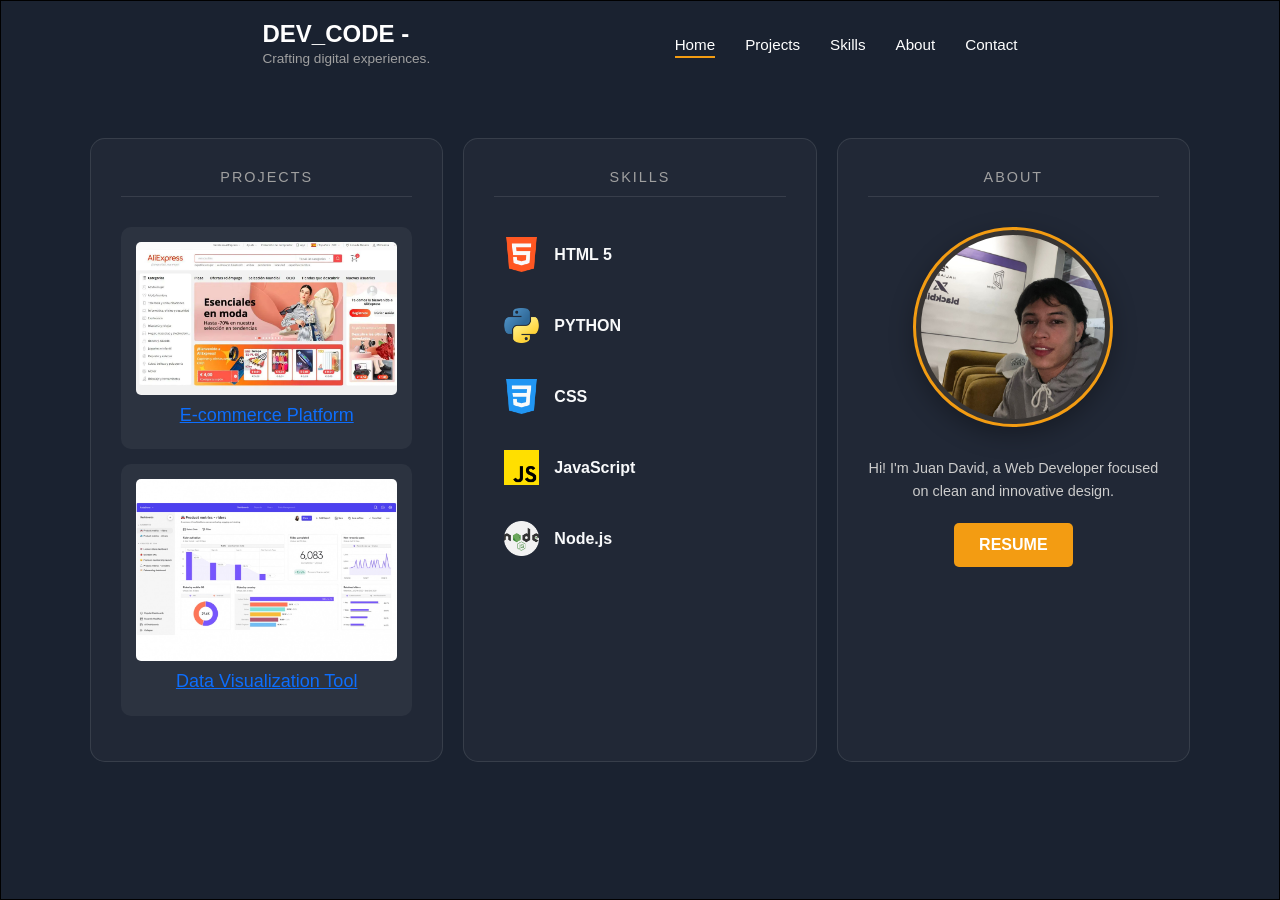
<file: index.html>
<!DOCTYPE html>
<html lang="en">
<head>
    <meta charset="UTF-8">
    <meta name="viewport" content="width=device-width, initial-scale=1.0">
    <title>Document</title>
    <meta name="viewport" content="width=device-width, initial-scale=1.0">
    <link href="https://cdn.jsdelivr.net/npm/bootstrap@5.3.8/dist/css/bootstrap.min.css" rel="stylesheet" integrity="sha384-sRIl4kxILFvY47J16cr9ZwB07vP4J8+LH7qKQnuqkuIAvNWLzeN8tE5YBujZqJLB" crossorigin="anonymous">
    <link rel="stylesheet" href="./css/landy.css">
</head>
<body>
<header class="fixed-top">
    <nav class="navbar-container">
        
        <div class="brand">
            <h1 class="logo">DEV_CODE -</h1>
            <span class="slogan">Crafting digital experiences.</span>
        </div>

        <div class="menu-toggle" id="mobile-menu">
            <span class="bar"></span>
            <span class="bar"></span>
            <span class="bar"></span>
        </div>

        <ul class="nav-links" id="nav-list">
            <li><a href="index.html" class="active">Home</a></li>
            <li><a href="proyect.html">Projects</a></li>
            <li><a href="#">Skills</a></li>
            <li><a href="#">About</a></li>
            <li><a href="contact.html">Contact</a></li>
        </ul>
    </nav>
</header>

<main class="content-wrapper">
    <div class="main-grid">
        
        <section class="card-section">
            <h3 class="section-title">PROJECTS</h3>
            <div class="project-item">
                <div class="img-placeholder">
                    <img src="./img/aliexpress-1024x597.webp" alt="Ecommerce">
                </div>
                <a href="proyect.html"><h5>E-commerce Platform</h5></a>
            </div>
            <div class="project-item">
                <div class="img-placeholder">
                    <img src="./img/final--2023_03_15_05_36_51.jpg" alt="Data Tool">
                </div>
                <a href="proyect.html"><h5>Data Visualization Tool</h5></a>
            </div>
        </section>

        <section class="card-section">
            <h3 class="section-title">SKILLS</h3>
            <ul class="list-unstyled">
                <li class="skill-item d-flex align-items-center mb-3">
                    <img src="./img/html-5.png" alt="HTML5">
                    <span class="text-light">HTML 5</span>
                </li>
                <li class="skill-item d-flex align-items-center mb-3">
                    <img src="./img/piton.png" alt="Python">
                    <span class="text-light">PYTHON</span>
                </li>
                <li class="skill-item d-flex align-items-center mb-3">
                    <img src="./img/css-3.png" alt="CSS">
                    <span class="text-light">CSS</span>
                </li>
                <li class="skill-item d-flex align-items-center mb-3">
                    <img src="./img/js.png" alt="JavaScript">
                    <span class="text-light">JavaScript</span>
                </li>
                <li class="skill-item d-flex align-items-center mb-3">
                    <img src="./img/nodejs.png" alt="Node.js">
                    <span class="text-light">Node.js</span>
                </li>
            </ul>
        </section>

        <section class="card-section about-section">
            <h3 class="section-title">ABOUT</h3>
            <div class="profile-container">
                <img src="./img/WhatsApp Image 2026-01-27 at 3.02.28 PM.jpeg" alt="Profile" class="profile-img">
            </div>
            <p class="about-text">
                Hi! I'm Juan David, a Web Developer focused on clean and innovative design.
            </p>
            <button class="btn-resume">RESUME</button>
        </section>

    </div>
</main>


    
    <script src="./js/script.js"></script>
</body>
</html>
</file>
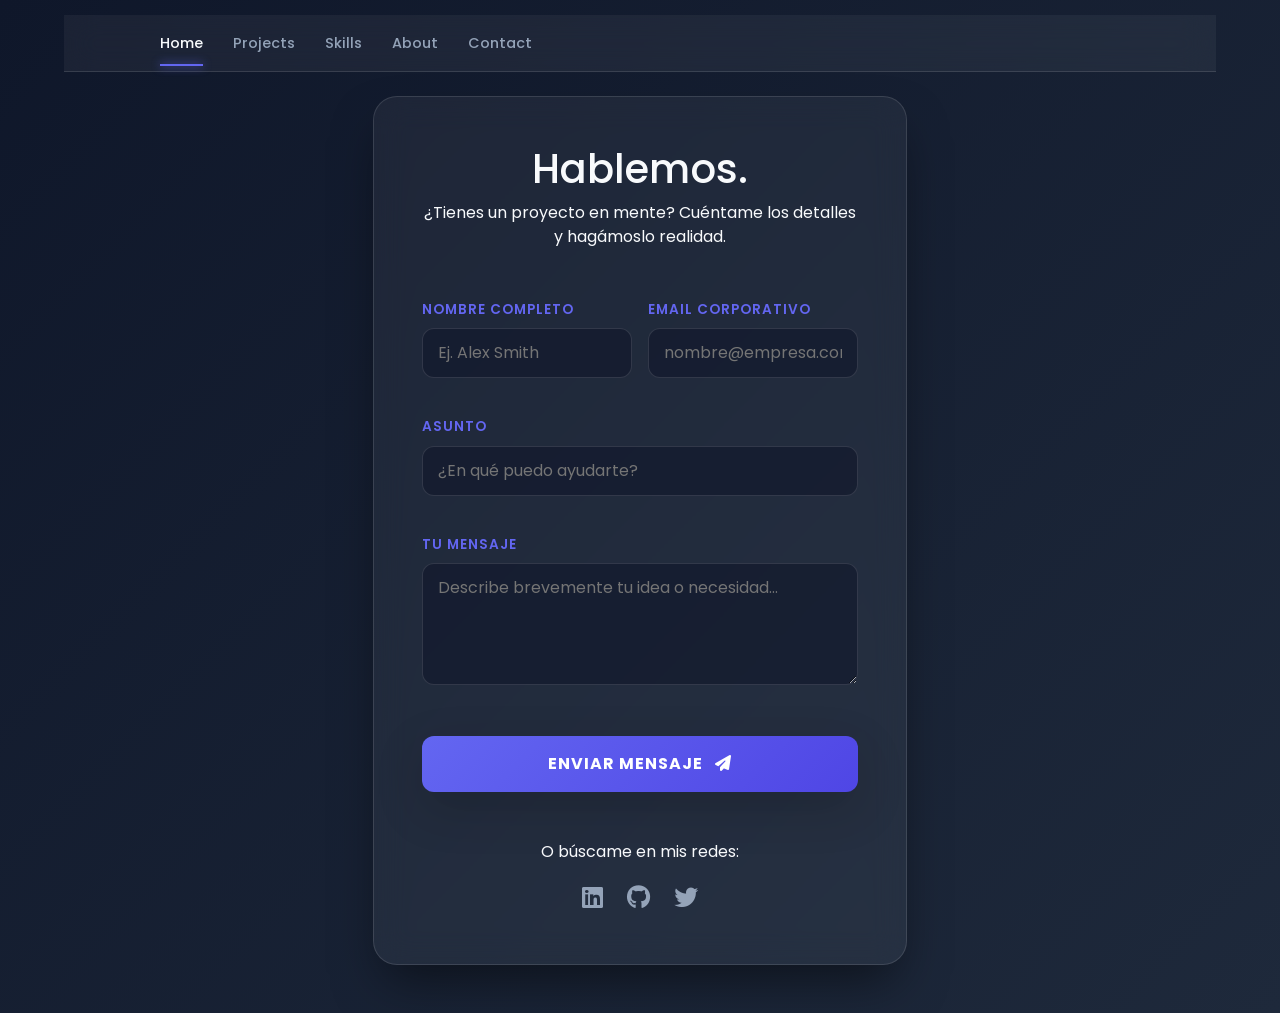
<file: contact.html>
<!DOCTYPE html>
<html lang="es">
<head>
    <meta charset="UTF-8">
    <meta name="viewport" content="width=device-width, initial-scale=1.0">
    <title>Contacto | Portafolio Premium</title>
    
    <link href="https://cdn.jsdelivr.net/npm/bootstrap@5.3.0/dist/css/bootstrap.min.css" rel="stylesheet">
    <link href="https://fonts.googleapis.com/css2?family=Poppins:wght@300;400;600;700&display=swap" rel="stylesheet">
    <link rel="stylesheet" href="https://cdnjs.cloudflare.com/ajax/libs/font-awesome/6.4.0/css/all.min.css">
    <link rel="stylesheet" href="./css/contact.css">
</head>
<body class="bg-main">

  <header class="fixed-top">
    <nav class="navbar-container">

        <div class="menu-toggle" id="mobile-menu">
            <span class="bar"></span>
            <span class="bar"></span>
            <span class="bar"></span>
        </div>

        <ul class="nav-links" id="nav-list">
            <li><a href="index.html" class="active">Home</a></li>
            <li><a href="proyect.html">Projects</a></li>
            <li><a href="#">Skills</a></li>
            <li><a href="#">About</a></li>
            <li><a href="contact.html">Contact</a></li>
        </ul>
    </nav>
</header>

    <main class="container d-flex justify-content-center align-items-center min-vh-100 pt-5">
        <section id="contact" class="row w-100 justify-content-center py-5">
            <div class="col-12 col-lg-8 col-xl-6">
                
                <article class="glass p-4 p-md-5">
                    <header class="text-center mb-5">
                        <h1 class="hero-title mb-2">Hablemos<span>.</span></h1>
                        <p class="text-low">¿Tienes un proyecto en mente? Cuéntame los detalles y hagámoslo realidad.</p>
                    </header>

                    <form action="#" class="contact-form">
                        <div class="row g-3">
                            <div class="col-md-6">
                                <label class="custom-label">Nombre Completo</label>
                                <div class="input-group-custom">
                                    <input type="text" class="input" placeholder="Ej. Alex Smith" required>
                                    <span class="input-border"></span>
                                </div>
                            </div>

                            <div class="col-md-6">
                                <label class="custom-label">Email Corporativo</label>
                                <div class="input-group-custom">
                                    <input type="email" class="input" placeholder="nombre@empresa.com" required>
                                    <span class="input-border"></span>
                                </div>
                            </div>

                            <div class="col-12">
                                <label class="custom-label">Asunto</label>
                                <div class="input-group-custom">
                                    <input type="text" class="input" placeholder="¿En qué puedo ayudarte?">
                                    <span class="input-border"></span>
                                </div>
                            </div>

                            <div class="col-12">
                                <label class="custom-label">Tu Mensaje</label>
                                <div class="input-group-custom">
                                    <textarea class="input" rows="4" placeholder="Describe brevemente tu idea o necesidad..."></textarea>
                                    <span class="input-border"></span>
                                </div>
                            </div>

                            <div class="col-12 mt-4">
                                <button type="submit" class="submit w-100 py-3 shadow-lg">
                                    Enviar Mensaje <i class="fas fa-paper-plane ms-2"></i>
                                </button>
                            </div>
                        </div>
                    </form>

                    <footer class="mt-5 text-center">
                        <p class="text-low mb-3">O búscame en mis redes:</p>
                        <div class="d-flex justify-content-center gap-4 fs-4">
                            <a href="#" class="social-icon"><i class="fab fa-linkedin"></i></a>
                            <a href="#" class="social-icon"><i class="fab fa-github"></i></a>
                            <a href="#" class="social-icon"><i class="fab fa-twitter"></i></a>
                        </div>
                    </footer>
                </article>

            </div>
        </section>
    </main>

    <script src="https://cdn.jsdelivr.net/npm/bootstrap@5.3.0/dist/js/bootstrap.bundle.min.js"></script>
    <script src="./js/contac.js"></script>
</body>
</html>
</file>
<file: css/landy.css>
/* 1. Reset de márgenes y bordes para una página limpia */
* {
    margin: 0;
    padding: 0;
    box-sizing: border-box;
    outline: none;
    border: none;
    font-family: Arial, Helvetica, sans-serif;
}

/* 2. Estilo del cuerpo (Fondo oscuro y tipografía) */
body {
    /* Color de fondo oscuro basado en la imagen */
    background-color: #1a2230; 
    border: 1px solid #000000;
    /* Fuente moderna y minimalista (Sans-serif) */
    font-family: 'Segoe UI', Roboto, Helvetica, Arial, sans-serif;
    
    /* Color de texto principal (blanco suave) */
    color: #ffffff;
    
    /* Suavizado de fuentes para que se vea más profesional */
    -webkit-font-smoothing: antialiased;
    -moz-osx-font-smoothing: grayscale;
    
    display: flex;
    justify-content: center;
    align-items: center;
    min-height: 100vh;
}

h1,h2,h3,h4,h5,h6,p {
    font-size: large;
}

/* 3. Contenedor principal (La tarjeta de la interfaz) */
/* Contenedor del Navbar */
.navbar-container {
    display: flex;
    justify-content: space-evenly;
    align-items: center;
    padding: 20px 50px;
    background: transparent; /* O puedes usar el color oscuro del body */
}

/* Estilo del Logo */
.brand .logo {
    font-size: 1.5rem;
    font-weight: bold;
    margin: 0;
    color: #fff;
}

.brand .slogan {
    font-size: 0.85rem;
    color: #a0a0a0;
    display: block;
}

/* Lista de Enlaces */
.menu-toggle.active .bar:nth-child(1) {
    transform: rotate(45deg) translate(5px, 5px);
}

.menu-toggle.active .bar:nth-child(2) {
    opacity: 0;
}

.menu-toggle.active .bar:nth-child(3) {
    transform: rotate(-45deg) translate(6px, -6px);
}

.nav-links {
    display: flex;
    list-style: none;
    gap: 30px;
    margin: 0;
}

.nav-links a {
    text-decoration: none;
    color: #fff;
    font-size: 0.95rem;
    position: relative; /* Necesario para la línea */
    padding: 5px 0;
    transition: color 0.3s ease;
}

/* La línea amarilla/naranja (Estado normal: oculta) */
.nav-links a::after {
    content: '';
    position: absolute;
    width: 0;
    height: 2px;
    bottom: 0;
    left: 0;
    background-color: #f39c12; /* Color naranja/amarillo de la imagen */
    transition: width 0.3s ease;
}

/* Efecto al pasar el cursor y estado activo */
.nav-links a:hover::after,
.nav-links a.active::after {
    width: 100%;
}

.nav-links a:hover {
    color: #f39c12;
}

/* ======= MAIN PRINCIPAL ====== */
/* Contenedor principal para centrar todo */
.content-wrapper {
    display: flex;
    justify-content: center;
    align-items: center;
    padding: 100px 20px;
}

/* El Grid de 3 columnas */
.main-grid {
    display: flex;
    gap: 20px;
    width: 100%;
    max-width: 1100px;
    flex-wrap: wrap; /* Para que sea responsivo */
}

/* Estilo de cada Tarjeta (Secciones) */
.card-section {
    flex: 1;
    min-width: 300px;
    background: rgba(255, 255, 255, 0.03); /* Fondo muy sutil */
    border: 1px solid rgba(255, 255, 255, 0.1); /* Borde fino */
    border-radius: 15px;
    padding: 30px;
    text-align: center;
}

.section-title {
    font-size: 0.9rem;
    letter-spacing: 2px;
    color: #a0a0a0;
    margin-bottom: 30px;
    border-bottom: 1px solid rgba(255, 255, 255, 0.1);
    padding-bottom: 10px;
}

/* Estilos de Proyectos */
.project-item {
    background: rgba(255, 255, 255, 0.05);
    border-radius: 10px;
    padding: 15px;
    margin-bottom: 15px;
}

.img-placeholder img {
    width: 100%;
    border-radius: 5px;
    margin-bottom: 10px;
}

/* Estilos de Skills */
.skills-list {
    list-style: none;
    padding: 0;
    text-align: left;
}

.skills-list li {
    padding: 10px;
    background: rgba(255, 255, 255, 0.05);
    margin-bottom: 8px;
    border-radius: 5px;
    font-size: 0.9rem;
}

/* Estilos de About */
.profile-img img {
    width: 80px;
    height: 80px;
    border-radius: 50%;
    margin-bottom: 15px;
    object-fit: cover;
    border: 2px solid #f39c12;
}

.about-text {
    font-size: 0.9rem;
    color: #ccc;
    line-height: 1.6;
    margin-bottom: 20px;
}

/* Botón Resume llamativo */
.btn-resume {
    background: #f39c12;
    color: #fff;
    border: none;
    padding: 10px 25px;
    border-radius: 5px;
    font-weight: bold;
    cursor: pointer;
    transition: 0.3s;
}

.btn-resume:hover {
    background: #e67e22;
    transform: translateY(-2px);
}

/* Estilo general para cada item de la lista */
.skill-item {
    cursor: pointer;
    padding: 10px;
    border-radius: 8px;
    /* La transición hace que el movimiento sea suave y no un salto brusco */
    transition: all 0.3s ease-in-out;
}

/* Tamaño controlado para las imágenes/iconos */
.skill-item img {
    width: 35px;
    height: 35px;
    margin-right: 15px;
    transition: transform 0.3s ease;
}

/* Estilo del texto */
.skill-item span {
    font-weight: 600;
    color: #333;
}
/* --- EFECTO HOVER (Cuando pasas el mouse) --- */
.skill-item:hover {
    /* Mueve todo el bloque 10px a la derecha */
    transform: translateX(10px);
    /* Añade un fondo ligero para resaltar el item */
    background-color: rgba(0, 0, 0, 0.05);
}

.skill-item:hover img {
    /* Hace que el icono gire un poquito o se agrande al pasar el mouse */
    transform: scale(1.2) rotate(5deg);
    /* Le da un efecto de brillo al icono */
    filter: brightness(1.2);
}

/* ======= imagen de about me ======= */
.profile-container {
    display: flex;
    justify-content: center;
    margin-bottom: 30px;
}

.profile-img {
    /* 1. Tamaño más grande */
    width: 200px;
    height: 200px; /* Obligamos a que sea un cuadrado */
    
    /* 2. Círculo perfecto */
    border-radius: 50%;
    
    /* 3. ¡ESTO ES LO MÁS IMPORTANTE! */
    /* Evita que la foto se estire o se vea de mala calidad */
    object-fit: cover; 
    object-position: center; /* Centra la cara si la foto es muy alta */
    
    /* 4. Estética: Borde naranja de tu paleta */
    border: 3px solid #f39c12;
    padding: 5px; /* Espacio entre el borde y la foto */
    background-color: rgba(243, 156, 18, 0.1);
    
    /* 5. Sombra para dar profundidad */
    box-shadow: 0 8px 25px rgba(0, 0, 0, 0.3);
    
    /* Mejora visual de renderizado */
    image-rendering: auto; 
}

/* RESPONSI PARA TODO LOS DISPOSITIVO */
/* --- RESPONSIVE DESIGN --- */

/* Para pantallas menores a 768px (Tablets y Celulares) */
@media (max-width: 768px) {
    .navbar-container {
        flex-direction: column; /* Apila logo arriba y links abajo */
        padding: 20px;
        text-align: center;
    }

    .brand {
        margin-bottom: 20px; /* Separa el logo de los links */
    }

    .nav-links {
        gap: 15px; /* Reduce el espacio entre links en el móvil */
        padding: 0;
        justify-content: center;
        flex-wrap: wrap; /* Si son muchos links, saltan a la siguiente línea */
    }

    .nav-links a {
        font-size: 0.85rem; /* Letra un poco más pequeña en móvil */
    }
}

/* Estilos para el botón hamburguesa (Oculto en PC) */
.menu-toggle {
    display: none;
    flex-direction: column;
    cursor: pointer;
    gap: 5px;
}

.menu-toggle .bar {
    display: block;
    width: 25px;
    height: 3px;
    background-color: #f39c12; /* Tu color naranja */
    transition: 0.3s;
}

/* --- NUEVO RESPONSIVE DESIGN --- */
@media (max-width: 768px) {
    .navbar-container {
        justify-content: space-between; /* Logo a la izquierda, botón a la derecha */
        padding: 15px 30px;
        position: relative;
    }

    .menu-toggle {
        display: flex; /* Mostrar botón en móvil */
    }

    .nav-links {
        display: none; /* Escondido por defecto */
        flex-direction: column;
        position: absolute;
        top: 100%; /* Aparece justo debajo del navbar */
        left: 0;
        width: 100%;
        background-color: #1a2230; /* El mismo fondo de tu body */
        padding: 20px 0;
        border-bottom: 2px solid #f39c12;
        z-index: 1000;
        gap: 20px;
    }

    /* Clase que activará JavaScript */
    .nav-links.active {
        display: flex;
    }

    .brand .slogan {
        display: none; /* Ocultamos el slogan para que no choque con el logo */
    }
}
</file>
<file: css/contact.css>
/* ==========================================================================
   VARIABLES (Mantenemos tu contexto pero añadimos profundidad)
   ========================================================================== */
:root {
    --bg-deep: #0f172a;
    --bg-gradient: linear-gradient(135deg, #0f172a, #1e293b);
    --primary: #6366f1;
    --primary-hover: #4f46e5;
    --text-high: #f8fafc;
    --text-low: #94a3b8;
    
    /* Glassmorphism mejorado */
    --glass-bg: rgba(255, 255, 255, 0.05);
    --glass-border: rgba(255, 255, 255, 0.12);
    --glass-blur: 16px;
    
    --transition: 0.4s cubic-bezier(0.4, 0, 0.2, 1);
}

/* ==========================================================================
   BASE & LAYOUT
   ========================================================================== */
body {
    background: var(--bg-gradient);
    color: var(--text-high);
    font-family: 'Poppins', sans-serif;
    overflow-x: hidden;
}
/* ==========================================================================
   ESTILOS DETERMINADOS PARA EL NAVBAR GLOBAL
   ========================================================================== */
.navbar-container {
    display: flex;
    justify-content: space-between;
    align-items: center;
    padding: 1.2rem 5%;
    background: var(--glass-bg);
    backdrop-filter: blur(var(--glass-blur));
    -webkit-backdrop-filter: blur(var(--glass-blur));
    border-bottom: 1px solid var(--glass-border);
    transition: var(--transition);
}

.nav-links {
    display: flex;
    list-style: none;
    gap: 35px;
    margin: 0;
    align-items: center;
}

.nav-links li {
    position: relative;
}

.nav-links a {
    text-decoration: none;
    color: var(--text-low);
    font-size: 1rem;
    font-weight: 500;
    padding: 8px 0;
    transition: color 0.3s ease;
}

/* ===== ANIMACIÓN DE LA LÍNEA AMARILLA AL PASAR EL CURSOR ===== */
.nav-links a::after {
    content: '';
    position: absolute;
    bottom: 0;
    left: 0;
    width: 0; /* Empieza en 0 */
    height: 2px;
    background-color: var(--accent-yellow);
    box-shadow: 0 0 8px var(--accent-yellow); /* Brillo sutil */
    transition: width 0.4s cubic-bezier(0.4, 0, 0.2, 1);
}

.nav-links a:hover {
    color: var(--text-high);
}

.nav-links a:hover::after {
    width: 100%; /* Se expande al 100% al pasar el curso */
}

/* ===== ESTADO ACTIVO (Diferente al Hover) ===== */
.nav-links a.active {
    color: var(--primary);
}

.nav-links a.active::after {
    width: 100%;
    background-color: var(--primary); /* El activo se queda en violeta */
    box-shadow: 0 0 8px var(--primary);
}

/* ==========================================================================
   HEADER & BRANDING (DEV_CODE STYLE)
   ========================================================================== */
.navbar-container {
    display: flex;
    justify-content: space-between;
    align-items: center;
    padding: 1rem 5%;
    margin: 15px auto;
    width: 90%;
    max-width: 1400px;
}

.logo {
    font-size: 1.5rem;
    font-weight: 800;
    color: var(--text-high);
    margin: 0;
    letter-spacing: 2px;
}

.logo span {
    color: var(--primary);
}

.slogan {
    font-size: 0.7rem;
    text-transform: uppercase;
    letter-spacing: 1px;
    display: block;
}

/* ==========================================================================
   NAV LINKS (Desktop)
   ========================================================================== */
.nav-links {
    display: flex;
    list-style: none;
    gap: 30px;
    margin: 0;
}

.nav-links a {
    text-decoration: none;
    color: var(--text-low);
    font-size: 0.9rem;
    font-weight: 500;
    transition: var(--transition);
    position: relative;
}

.nav-links a:hover, .nav-links a.active {
    color: var(--text-high);
}

/* Indicador inferior para el link activo */
.nav-links a.active::after {
    content: '';
    position: absolute;
    bottom: -5px;
    left: 0;
    width: 100%;
    height: 2px;
    background: var(--primary);
    box-shadow: 0 0 10px var(--primary);
}

/* ==========================================================================
   MENU TOGGLE (Hamburgesa)
   ========================================================================== */
.menu-toggle {
    display: none; /* Se activa en Media Queries */
    flex-direction: column;
    cursor: pointer;
    gap: 6px;
}

.bar {
    width: 28px;
    height: 3px;
    background-color: var(--text-high);
    border-radius: 10px;
    transition: var(--transition);
}

.nav-link {
    color: var(--text-low) !important;
    font-weight: 500;
    transition: var(--transition);
    margin: 0 10px;
}

.nav-link:hover, .active-link {
    color: var(--text-high) !important;
    text-shadow: 0 0 10px rgba(99, 102, 241, 0.5);
}

/* ==========================================================================
   FORMULARIO & INPUTS (Efecto Contrastado)
   ========================================================================== */
.glass {
    background: var(--glass-bg);
    backdrop-filter: blur(var(--glass-blur));
    border: 1px solid var(--glass-border);
    border-radius: 24px;
    box-shadow: 0 25px 50px -12px rgba(0, 0, 0, 0.5);
}

.custom-label {
    font-size: 0.85rem;
    font-weight: 600;
    color: var(--primary);
    margin-bottom: 8px;
    text-transform: uppercase;
    letter-spacing: 1px;
}

.input-group-custom {
    position: relative;
    margin-bottom: 20px;
}

.input {
    width: 100%;
    background: rgba(15, 23, 42, 0.6); /* Fondo más oscuro para contraste */
    border: 1px solid var(--glass-border);
    border-radius: 12px;
    padding: 12px 15px;
    color: var(--text-high);
    transition: var(--transition);
}

.input:focus {
    outline: none;
    border-color: var(--primary);
    background: rgba(15, 23, 42, 0.8);
    box-shadow: 0 0 15px rgba(99, 102, 241, 0.2);
}

/* ==========================================================================
   BOTONES & SOCIAL
   ========================================================================== */
.submit {
    background: linear-gradient(135deg, var(--primary), var(--primary-hover));
    border: none;
    border-radius: 12px;
    color: white;
    font-weight: 700;
    text-transform: uppercase;
    letter-spacing: 1px;
    transition: var(--transition);
}

.submit:hover {
    transform: translateY(-3px);
    box-shadow: 0 10px 25px rgba(99, 102, 241, 0.4);
}

.social-icon {
    color: var(--text-low);
    transition: var(--transition);
    text-decoration: none;
}

.social-icon:hover {
    color: var(--primary);
    transform: scale(1.2);
}

@media (max-width: 992px) {
    .menu-toggle {
        display: flex; /* Aparece la hamburguesa */
        z-index: 1001;
    }

    .nav-links {
        position: fixed;
        top: 0;
        right: -100%; /* Escondido a la derecha */
        width: 100%;
        height: 100vh;
        background: rgba(15, 23, 42, 0.95); /* Fondo sólido oscuro */
        backdrop-filter: blur(20px);
        flex-direction: column;
        justify-content: center;
        transition: 0.5s ease-in-out;
        z-index: 1000;
    }

    .nav-links.show {
        right: 0; /* Aparece al activar */
    }

    /* Transformación de hamburguesa a X */
    .menu-toggle.active .bar:nth-child(1) { transform: translateY(9px) rotate(45deg); }
    .menu-toggle.active .bar:nth-child(2) { opacity: 0; }
    .menu-toggle.active .bar:nth-child(3) { transform: translateY(-9px) rotate(-45deg); }
}
</file>
